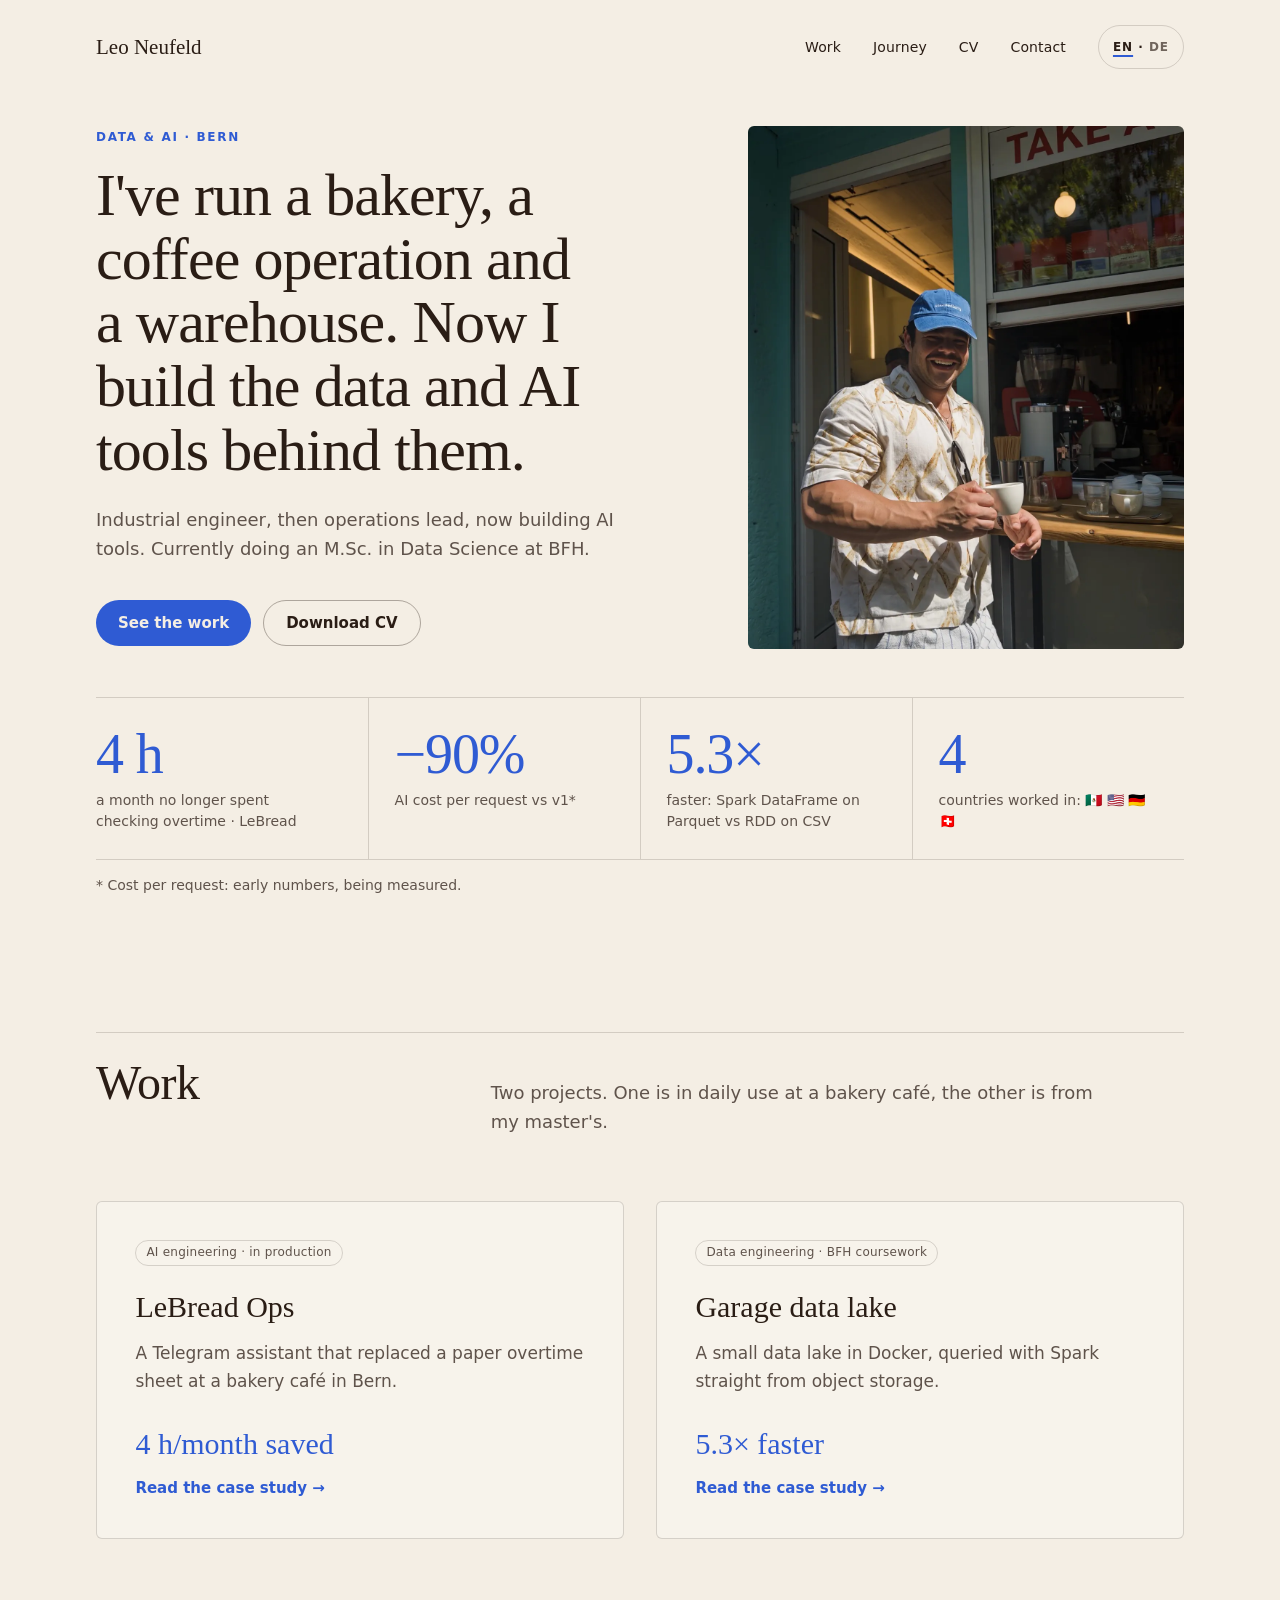
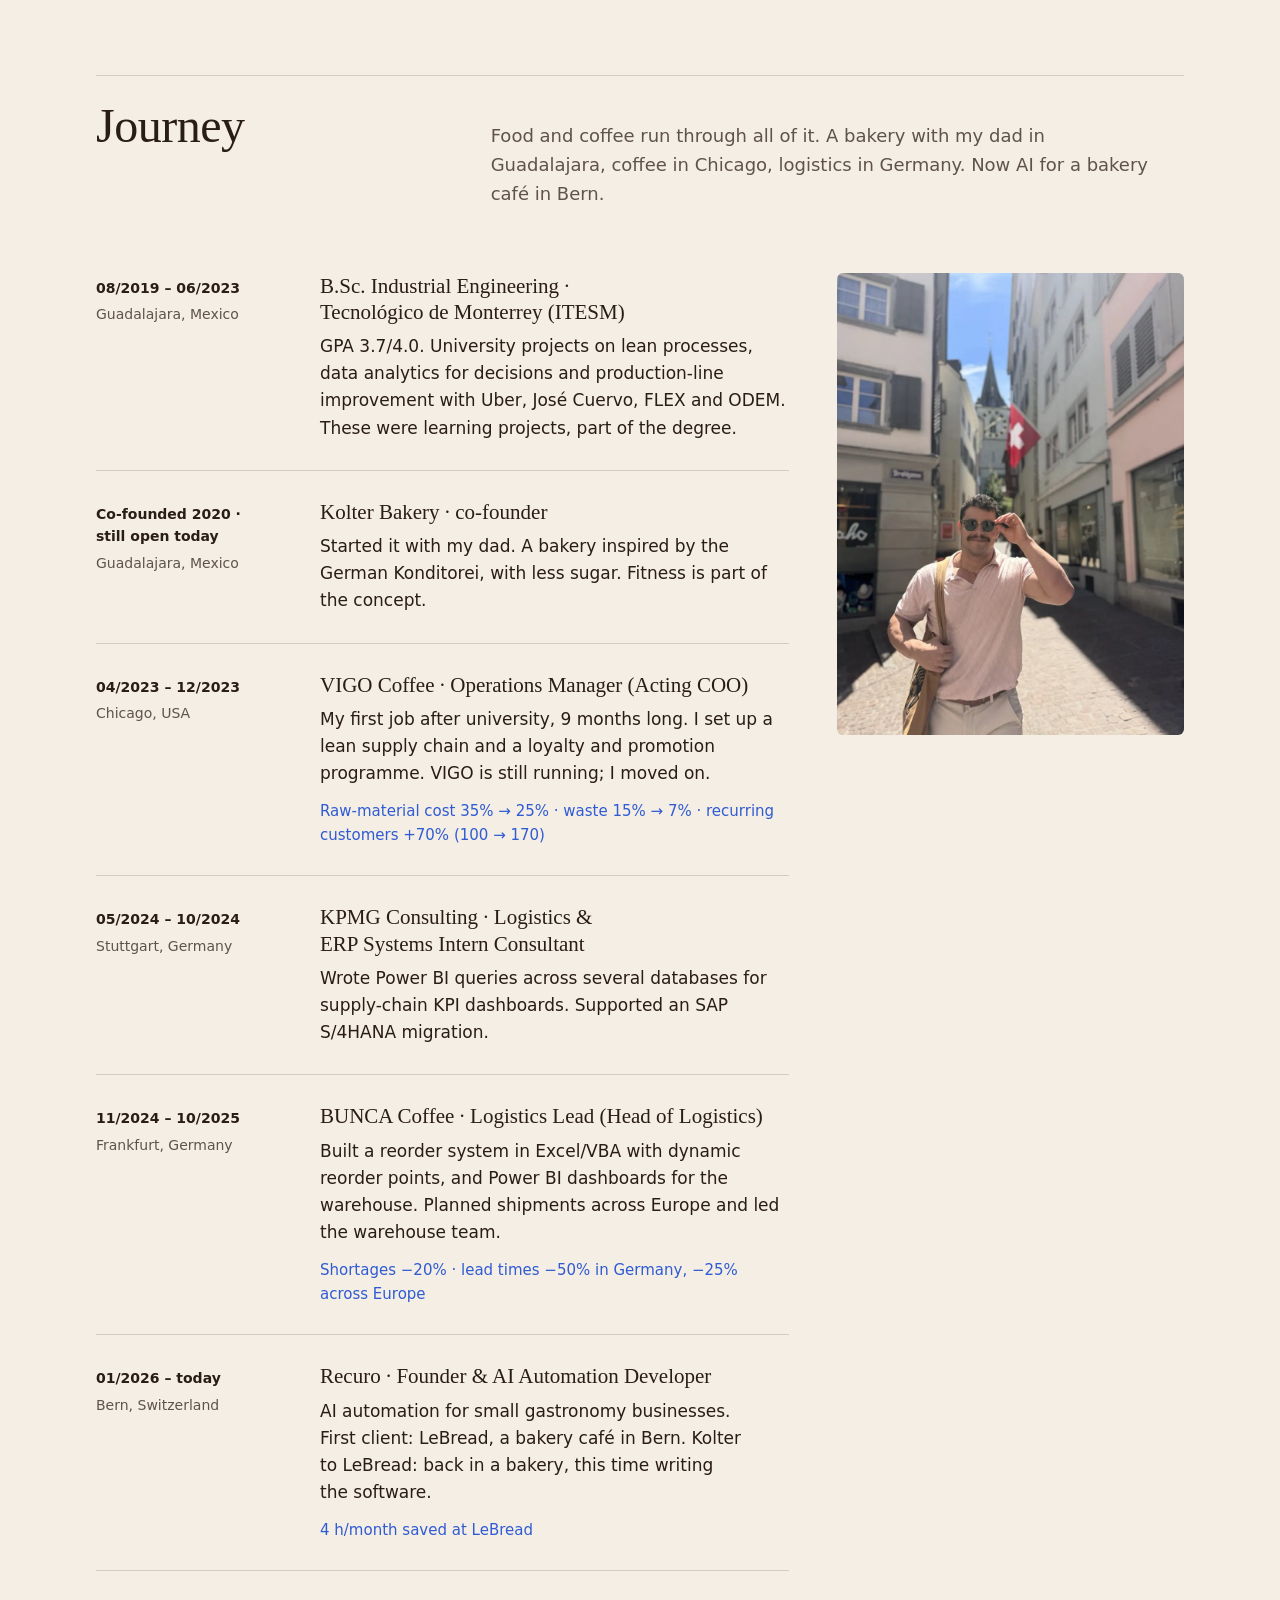
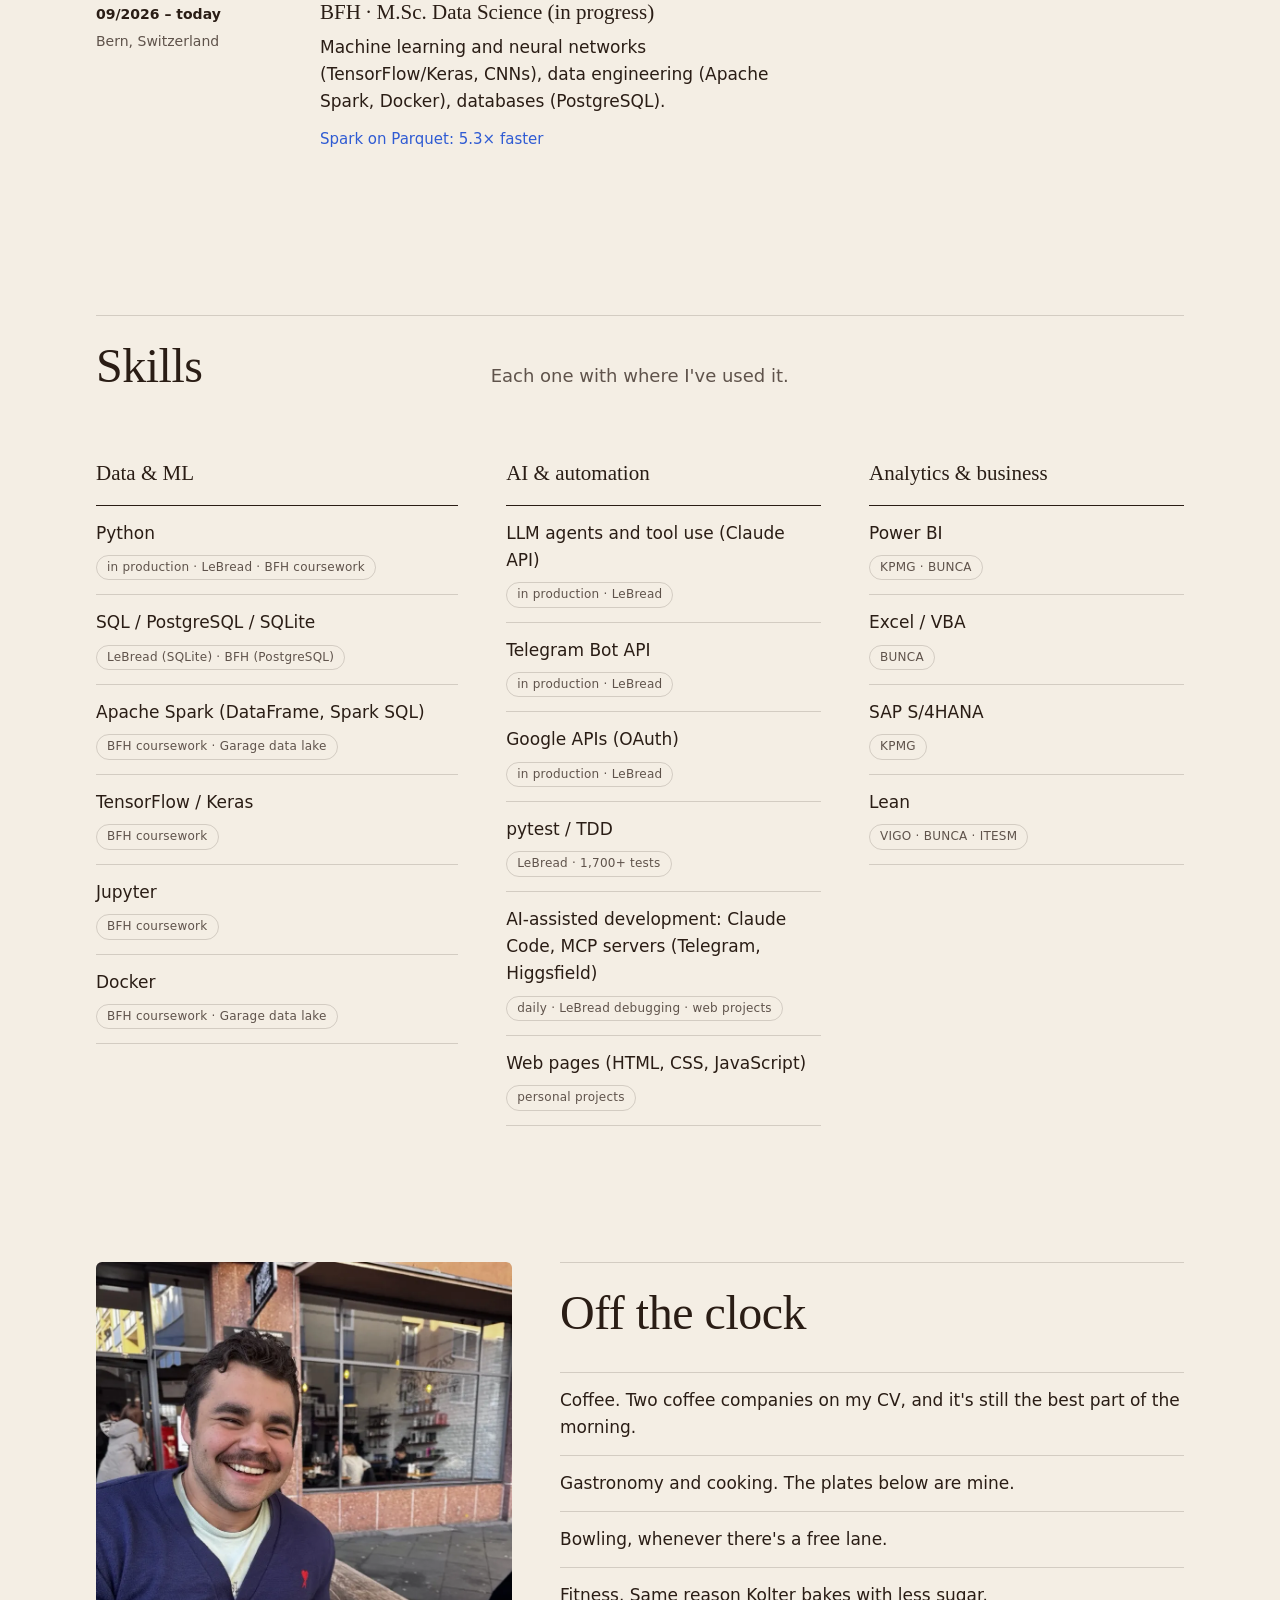
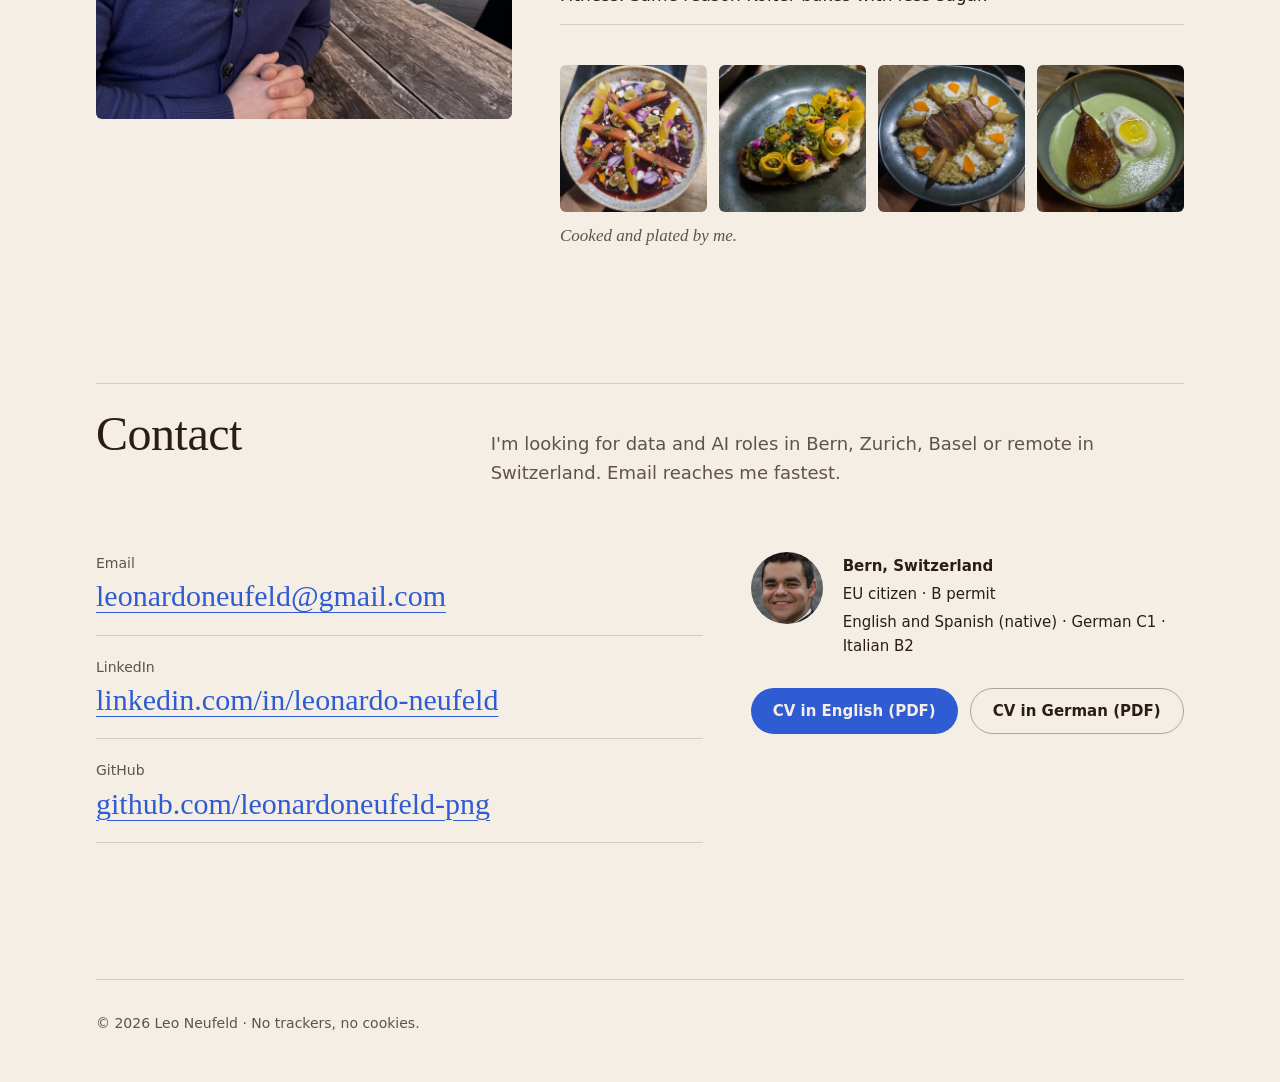
<file: index.html>
<!doctype html>
<html lang="en">
<head>
  <meta charset="utf-8">
  <meta name="viewport" content="width=device-width, initial-scale=1">
  <title data-i18n="meta.home.title">Leo Neufeld · Data &amp; AI · Bern</title>
  <meta name="description" data-i18n-content="meta.home.description" content="Industrial engineer and former operations lead who now builds data and AI tools. M.Sc. Data Science at BFH, based in Bern.">
  <meta name="theme-color" content="#F4EEE4">
  <link rel="icon" href="data:,">
  <link rel="preload" as="image" href="assets/img/hero-takeaway.webp">
  <link rel="stylesheet" href="assets/css/site.css">
  <script type="module" src="assets/js/main.js"></script>
</head>
<body>
  <a class="skip" href="#main" data-i18n="nav.skip">Skip to content</a>

  <header class="site-nav wrap">
    <a class="site-nav__name" href="index.html" data-i18n="nav.name">Leo Neufeld</a>
    <nav class="site-nav__links">
      <a href="#work" data-i18n="nav.work">Work</a>
      <a href="#journey" data-i18n="nav.journey">Journey</a>
      <a href="assets/cv/leo-neufeld-cv-en.pdf" data-cv data-i18n="nav.cv">CV</a>
      <a href="#contact" data-i18n="nav.contact">Contact</a>
    </nav>
    <button class="lang-toggle" type="button" aria-pressed="false" hidden data-i18n-aria="nav.langToggle" aria-label="EN · DE (Deutsch)"><span class="lang-toggle__en">EN</span> · <span class="lang-toggle__de">DE</span></button>
  </header>

  <main id="main">
    <section id="hero" class="hero wrap" aria-labelledby="hero-title">
      <div class="hero__text">
        <p class="kicker" data-i18n="hero.kicker">Data &amp; AI · Bern</p>
        <h1 id="hero-title" class="hero__title" data-i18n="hero.headline">I've run a bakery, a coffee operation and a warehouse. Now I build the data and AI tools behind them.</h1>
        <p class="hero__sub" data-i18n="hero.sub">Industrial engineer, then operations lead, now building AI tools. Currently doing an M.Sc. in Data Science at BFH.</p>
        <p class="hero__cta">
          <a class="btn btn--primary" href="#work" data-i18n="hero.ctaWork">See the work</a>
          <a class="btn btn--quiet" href="assets/cv/leo-neufeld-cv-en.pdf" data-cv data-i18n="hero.ctaCv">Download CV</a>
        </p>
      </div>
      <figure class="hero__photo">
        <img src="assets/img/hero-takeaway.webp" width="1200" height="1600" fetchpriority="high"
             data-i18n-alt="hero.photoAlt" alt="Leo in a blue cap at the take-away window of a café">
      </figure>
    </section>

    <section id="stats" class="wrap stats">
      <dl class="stat-row">
        <div class="stat reveal" style="--i:0"><dt class="stat__label" data-i18n="stats.hours.label">a month no longer spent checking overtime · LeBread</dt><dd class="stat__value" data-i18n="stats.hours.value">4 h</dd></div>
        <div class="stat reveal" style="--i:1"><dt class="stat__label" data-i18n="stats.cost.label">AI cost per request vs v1*</dt><dd class="stat__value" data-i18n="stats.cost.value">−90%</dd></div>
        <div class="stat reveal" style="--i:2"><dt class="stat__label" data-i18n="stats.spark.label">faster: Spark DataFrame on Parquet vs RDD on CSV</dt><dd class="stat__value" data-i18n="stats.spark.value">5.3×</dd></div>
        <div class="stat reveal" style="--i:3"><dt class="stat__label" data-i18n="stats.countries.label">countries worked in: 🇲🇽 🇺🇸 🇩🇪 🇨🇭</dt><dd class="stat__value" data-i18n="stats.countries.value">4</dd></div>
      </dl>
      <p class="footnote" data-i18n="footnote.cost">* Cost per request: early numbers, being measured.</p>
    </section>

    <section id="work" class="section wrap" aria-labelledby="work-title">
      <header class="section-head reveal">
        <h2 id="work-title" data-i18n="work.title">Work</h2>
        <p class="section-head__intro" data-i18n="work.intro">Two projects. One is in daily use at a bakery café, the other is from my master's.</p>
      </header>
      <div class="work-grid">
        <article class="card reveal" style="--i:0">
          <p class="tag" data-i18n="work.lebread.tag">AI engineering · in production</p>
          <h3 class="card__title" data-i18n="work.lebread.title">LeBread Ops</h3>
          <p class="card__hook" data-i18n="work.lebread.hook">A Telegram assistant that replaced a paper overtime sheet at a bakery café in Bern.</p>
          <p class="card__number" data-i18n="work.lebread.number">4 h/month saved</p>
          <a class="card__link" href="lebread-ops.html"><span data-i18n="work.lebread.link">Read the case study</span> <span aria-hidden="true">→</span></a>
        </article>
        <article class="card reveal" style="--i:1">
          <p class="tag" data-i18n="work.garage.tag">Data engineering · BFH coursework</p>
          <h3 class="card__title" data-i18n="work.garage.title">Garage data lake</h3>
          <p class="card__hook" data-i18n="work.garage.hook">A small data lake in Docker, queried with Spark straight from object storage.</p>
          <p class="card__number" data-i18n="work.garage.number">5.3× faster</p>
          <a class="card__link" href="garage-data-lake.html"><span data-i18n="work.garage.link">Read the case study</span> <span aria-hidden="true">→</span></a>
        </article>
      </div>
    </section>

    <section id="journey" class="section wrap" aria-labelledby="journey-title">
      <header class="section-head reveal">
        <h2 id="journey-title" data-i18n="journey.title">Journey</h2>
        <p class="section-head__intro" data-i18n="journey.intro">Food and coffee run through all of it. A bakery with my dad in Guadalajara, coffee in Chicago, logistics in Germany. Now AI for a bakery café in Bern.</p>
      </header>
      <div class="journey">
        <ol class="timeline">
          <li class="timeline__step reveal">
            <p class="timeline__meta"><span data-i18n="journey.itesm.when">08/2019 – 06/2023</span><span data-i18n="journey.itesm.place">Guadalajara, Mexico</span></p>
            <div><h3 data-i18n="journey.itesm.title">B.Sc. Industrial Engineering · Tecnológico de Monterrey (ITESM)</h3><p data-i18n="journey.itesm.what">GPA 3.7/4.0. University projects on lean processes, data analytics for decisions and production-line improvement with Uber, José Cuervo, FLEX and ODEM. These were learning projects, part of the degree.</p></div>
          </li>
          <li class="timeline__step reveal">
            <p class="timeline__meta"><span data-i18n="journey.kolter.when">Co-founded 2020 · still open today</span><span data-i18n="journey.kolter.place">Guadalajara, Mexico</span></p>
            <div><h3 data-i18n="journey.kolter.title">Kolter Bakery · co-founder</h3><p data-i18n="journey.kolter.what">Started it with my dad. A bakery inspired by the German Konditorei, with less sugar. Fitness is part of the concept.</p></div>
          </li>
          <li class="timeline__step reveal">
            <p class="timeline__meta"><span data-i18n="journey.vigo.when">04/2023 – 12/2023</span><span data-i18n="journey.vigo.place">Chicago, USA</span></p>
            <div><h3 data-i18n="journey.vigo.title">VIGO Coffee · Operations Manager (Acting COO)</h3><p data-i18n="journey.vigo.what">My first job after university, 9 months long. I set up a lean supply chain and a loyalty and promotion programme. VIGO is still running; I moved on.</p><p class="timeline__numbers" data-i18n="journey.vigo.numbers">Raw-material cost 35% → 25% · waste 15% → 7% · recurring customers +70% (100 → 170)</p></div>
          </li>
          <li class="timeline__step reveal">
            <p class="timeline__meta"><span data-i18n="journey.kpmg.when">05/2024 – 10/2024</span><span data-i18n="journey.kpmg.place">Stuttgart, Germany</span></p>
            <div><h3 data-i18n="journey.kpmg.title">KPMG Consulting · Logistics &amp; ERP Systems Intern Consultant</h3><p data-i18n="journey.kpmg.what">Wrote Power BI queries across several databases for supply-chain KPI dashboards. Supported an SAP S/4HANA migration.</p></div>
          </li>
          <li class="timeline__step reveal">
            <p class="timeline__meta"><span data-i18n="journey.bunca.when">11/2024 – 10/2025</span><span data-i18n="journey.bunca.place">Frankfurt, Germany</span></p>
            <div><h3 data-i18n="journey.bunca.title">BUNCA Coffee · Logistics Lead (Head of Logistics)</h3><p data-i18n="journey.bunca.what">Built a reorder system in Excel/VBA with dynamic reorder points, and Power BI dashboards for the warehouse. Planned shipments across Europe and led the warehouse team.</p><p class="timeline__numbers" data-i18n="journey.bunca.numbers">Shortages −20% · lead times −50% in Germany, −25% across Europe</p></div>
          </li>
          <li class="timeline__step reveal">
            <p class="timeline__meta"><span data-i18n="journey.recuro.when">01/2026 – today</span><span data-i18n="journey.recuro.place">Bern, Switzerland</span></p>
            <div><h3 data-i18n="journey.recuro.title">Recuro · Founder &amp; AI Automation Developer</h3><p data-i18n="journey.recuro.what">AI automation for small gastronomy businesses. First client: LeBread, a bakery café in Bern. Kolter to LeBread: back in a bakery, this time writing the software.</p><p class="timeline__numbers" data-i18n="journey.recuro.numbers">4 h/month saved at LeBread</p></div>
          </li>
          <li class="timeline__step reveal">
            <p class="timeline__meta"><span data-i18n="journey.bfh.when">09/2026 – today</span><span data-i18n="journey.bfh.place">Bern, Switzerland</span></p>
            <div><h3 data-i18n="journey.bfh.title">BFH · M.Sc. Data Science (in progress)</h3><p data-i18n="journey.bfh.what">Machine learning and neural networks (TensorFlow/Keras, CNNs), data engineering (Apache Spark, Docker), databases (PostgreSQL).</p><p class="timeline__numbers" data-i18n="journey.bfh.numbers">Spark on Parquet: 5.3× faster</p></div>
          </li>
        </ol>
        <figure class="journey__photo reveal">
          <img src="assets/img/journey-zurich.webp" width="900" height="1200" loading="lazy" decoding="async"
               data-i18n-alt="journey.zurichAlt" alt="Leo on a street in Zurich with a Swiss flag">
        </figure>
      </div>
    </section>

    <section id="skills" class="section wrap" aria-labelledby="skills-title">
      <header class="section-head reveal">
        <h2 id="skills-title" data-i18n="skills.title">Skills</h2>
        <p class="section-head__intro" data-i18n="skills.intro">Each one with where I've used it.</p>
      </header>
      <div class="skills">
        <div class="skills__group reveal" style="--i:0">
          <h3 data-i18n="skills.data.title">Data &amp; ML</h3>
          <ul>
            <li><span data-i18n="skills.python.name">Python</span><span class="tag" data-i18n="skills.python.where">in production · LeBread · BFH coursework</span></li>
            <li><span data-i18n="skills.sql.name">SQL / PostgreSQL / SQLite</span><span class="tag" data-i18n="skills.sql.where">LeBread (SQLite) · BFH (PostgreSQL)</span></li>
            <li><span data-i18n="skills.spark.name">Apache Spark (DataFrame, Spark SQL)</span><span class="tag" data-i18n="skills.spark.where">BFH coursework · Garage data lake</span></li>
            <li><span data-i18n="skills.tensorflow.name">TensorFlow / Keras</span><span class="tag" data-i18n="skills.tensorflow.where">BFH coursework</span></li>
            <li><span data-i18n="skills.jupyter.name">Jupyter</span><span class="tag" data-i18n="skills.jupyter.where">BFH coursework</span></li>
            <li><span data-i18n="skills.docker.name">Docker</span><span class="tag" data-i18n="skills.docker.where">BFH coursework · Garage data lake</span></li>
          </ul>
        </div>
        <div class="skills__group reveal" style="--i:1">
          <h3 data-i18n="skills.ai.title">AI &amp; automation</h3>
          <ul>
            <li><span data-i18n="skills.llm.name">LLM agents and tool use (Claude API)</span><span class="tag" data-i18n="skills.llm.where">in production · LeBread</span></li>
            <li><span data-i18n="skills.telegram.name">Telegram Bot API</span><span class="tag" data-i18n="skills.telegram.where">in production · LeBread</span></li>
            <li><span data-i18n="skills.google.name">Google APIs (OAuth)</span><span class="tag" data-i18n="skills.google.where">in production · LeBread</span></li>
            <li><span data-i18n="skills.pytest.name">pytest / TDD</span><span class="tag" data-i18n="skills.pytest.where">LeBread · 1,700+ tests</span></li>
            <li><span data-i18n="skills.aidev.name">AI-assisted development: Claude Code, MCP servers (Telegram, Higgsfield)</span><span class="tag" data-i18n="skills.aidev.where">daily · LeBread debugging · web projects</span></li>
            <li><span data-i18n="skills.web.name">Web pages (HTML, CSS, JavaScript)</span><span class="tag" data-i18n="skills.web.where">personal projects</span></li>
          </ul>
        </div>
        <div class="skills__group reveal" style="--i:2">
          <h3 data-i18n="skills.biz.title">Analytics &amp; business</h3>
          <ul>
            <li><span data-i18n="skills.powerbi.name">Power BI</span><span class="tag" data-i18n="skills.powerbi.where">KPMG · BUNCA</span></li>
            <li><span data-i18n="skills.excel.name">Excel / VBA</span><span class="tag" data-i18n="skills.excel.where">BUNCA</span></li>
            <li><span data-i18n="skills.sap.name">SAP S/4HANA</span><span class="tag" data-i18n="skills.sap.where">KPMG</span></li>
            <li><span data-i18n="skills.lean.name">Lean</span><span class="tag" data-i18n="skills.lean.where">VIGO · BUNCA · ITESM</span></li>
          </ul>
        </div>
      </div>
    </section>

    <section id="offclock" class="section wrap" aria-labelledby="offclock-title">
      <div class="offclock">
        <figure class="offclock__photo reveal">
          <img src="assets/img/offclock-cafe.webp" width="900" height="1200" loading="lazy" decoding="async"
               data-i18n-alt="offclock.photoAlt" alt="Leo in a cardigan at a café table">
        </figure>
        <div class="offclock__text">
          <h2 id="offclock-title" class="reveal" data-i18n="offclock.title">Off the clock</h2>
          <ul class="offclock__list reveal">
            <li data-i18n="offclock.coffee">Coffee. Two coffee companies on my CV, and it's still the best part of the morning.</li>
            <li data-i18n="offclock.cooking">Gastronomy and cooking. The plates below are mine.</li>
            <li data-i18n="offclock.bowling">Bowling, whenever there's a free lane.</li>
            <li data-i18n="offclock.fitness">Fitness. Same reason Kolter bakes with less sugar.</li>
          </ul>
          <figure class="dishes reveal">
            <ul>
              <li><img src="assets/img/dish-beet.webp" width="600" height="600" loading="lazy" decoding="async" data-i18n-alt="offclock.dish.beetAlt" alt="Beet and citrus salad, cooked by Leo"></li>
              <li><img src="assets/img/dish-zucchini.webp" width="600" height="600" loading="lazy" decoding="async" data-i18n-alt="offclock.dish.zucchiniAlt" alt="Zucchini roses on sourdough, cooked by Leo"></li>
              <li><img src="assets/img/dish-duck.webp" width="600" height="600" loading="lazy" decoding="async" data-i18n-alt="offclock.dish.duckAlt" alt="Duck on risotto, cooked by Leo"></li>
              <li><img src="assets/img/dish-pear.webp" width="600" height="600" loading="lazy" decoding="async" data-i18n-alt="offclock.dish.pearAlt" alt="Caramelised pear in green soup, cooked by Leo"></li>
            </ul>
            <figcaption data-i18n="offclock.dishesCaption">Cooked and plated by me.</figcaption>
          </figure>
        </div>
      </div>
    </section>

    <section id="contact" class="section wrap contact" aria-labelledby="contact-title">
      <header class="section-head reveal">
        <h2 id="contact-title" data-i18n="contact.title">Contact</h2>
        <p class="section-head__intro" data-i18n="contact.intro">I'm looking for data and AI roles in Bern, Zurich, Basel or remote in Switzerland. Email reaches me fastest.</p>
      </header>
      <div class="contact__body reveal">
        <ul class="contact__links">
          <li><span class="contact__label" data-i18n="contact.email">Email</span><a class="contact__big" href="mailto:leonardoneufeld@gmail.com">leonardoneufeld@gmail.com</a></li>
          <li><span class="contact__label" data-i18n="contact.linkedin">LinkedIn</span><a class="contact__big" href="https://www.linkedin.com/in/leonardo-neufeld" rel="me">linkedin.com/in/leonardo-neufeld</a></li>
          <li><span class="contact__label" data-i18n="contact.github">GitHub</span><a class="contact__big" href="https://github.com/leonardoneufeld-png" rel="me">github.com/leonardoneufeld-png</a></li>
        </ul>
        <div class="contact__card">
          <img class="avatar" src="assets/img/avatar.webp" width="240" height="240" loading="lazy" decoding="async"
               data-i18n-alt="contact.avatarAlt" alt="Portrait of Leo Neufeld">
          <ul class="contact__meta">
            <li data-i18n="contact.location">Bern, Switzerland</li>
            <li data-i18n="contact.status">EU citizen · B permit</li>
            <li data-i18n="contact.languages">English and Spanish (native) · German C1 · Italian B2</li>
          </ul>
          <p class="contact__cv">
            <a class="btn btn--primary" href="assets/cv/leo-neufeld-cv-en.pdf" hreflang="en" data-i18n="contact.cvEn">CV in English (PDF)</a>
            <a class="btn btn--quiet" href="assets/cv/leo-neufeld-cv-de.pdf" hreflang="de" data-i18n="contact.cvDe">CV in German (PDF)</a>
          </p>
        </div>
      </div>
    </section>
  </main>

  <footer class="site-footer wrap">
    <p data-i18n="contact.footer">© 2026 Leo Neufeld · No trackers, no cookies.</p>
  </footer>
</body>
</html>
</file>
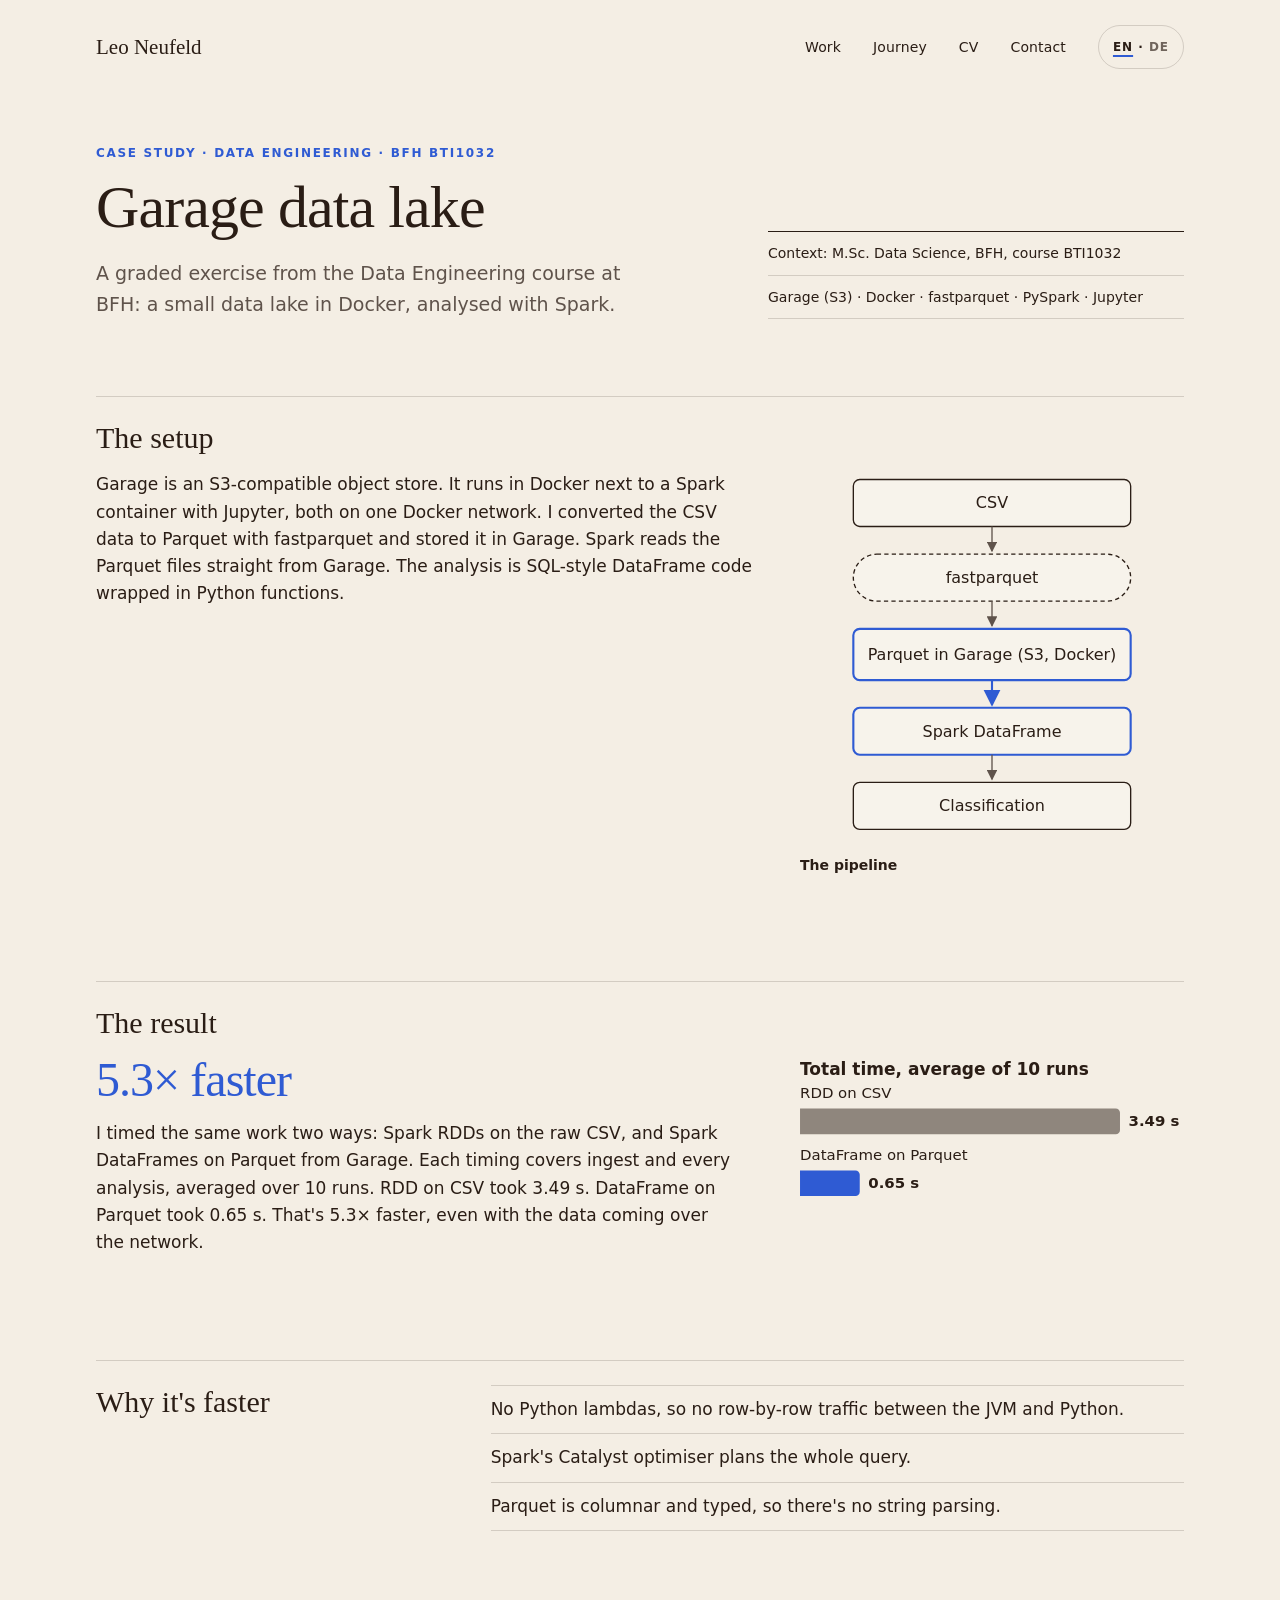
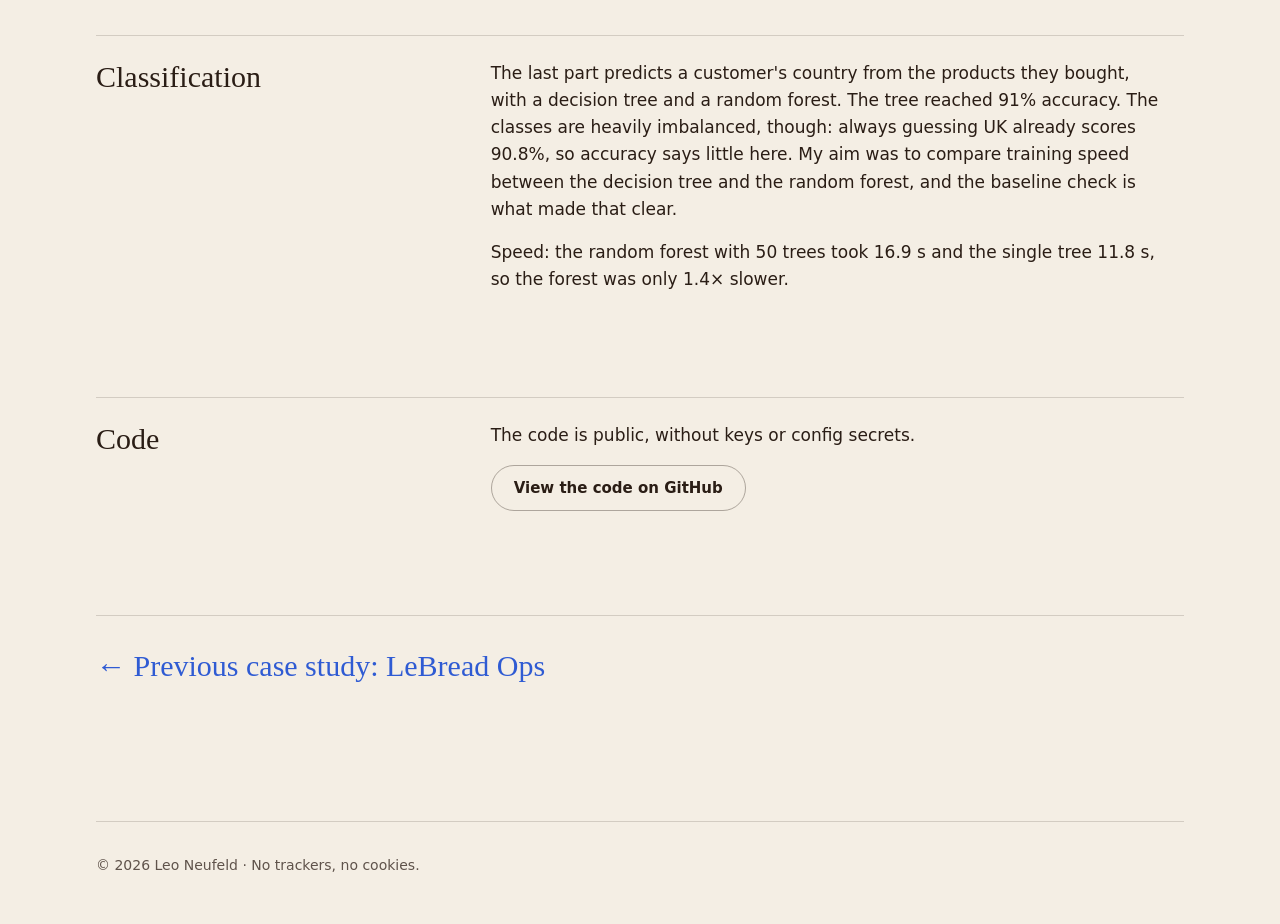
<file: garage-data-lake.html>
<!doctype html>
<html lang="en">
<head>
  <meta charset="utf-8">
  <meta name="viewport" content="width=device-width, initial-scale=1">
  <title data-i18n="meta.garage.title">Garage data lake · Case study · Leo Neufeld</title>
  <meta name="description" data-i18n-content="meta.garage.description" content="A small data lake in Docker, queried with Spark straight from object storage. DataFrame on Parquet ran 5.3× faster than RDD on CSV.">
  <meta name="theme-color" content="#F4EEE4">
  <link rel="icon" href="data:,">
  <link rel="stylesheet" href="assets/css/site.css">
  <script type="module" src="assets/js/main.js"></script>
</head>
<body>
  <a class="skip" href="#main" data-i18n="nav.skip">Skip to content</a>

  <header class="site-nav wrap">
    <a class="site-nav__name" href="index.html" data-i18n="nav.name">Leo Neufeld</a>
    <nav class="site-nav__links">
      <a href="index.html#work" data-i18n="nav.work">Work</a>
      <a href="index.html#journey" data-i18n="nav.journey">Journey</a>
      <a href="assets/cv/leo-neufeld-cv-en.pdf" data-cv data-i18n="nav.cv">CV</a>
      <a href="index.html#contact" data-i18n="nav.contact">Contact</a>
    </nav>
    <button class="lang-toggle" type="button" aria-pressed="false" hidden data-i18n-aria="nav.langToggle" aria-label="EN · DE (Deutsch)"><span class="lang-toggle__en">EN</span> · <span class="lang-toggle__de">DE</span></button>
  </header>

  <main id="main">
    <header class="case-hero wrap">
      <div>
        <p class="kicker" data-i18n="garage.kicker">Case study · Data engineering · BFH BTI1032</p>
        <h1 data-i18n="garage.title">Garage data lake</h1>
        <p class="case-hero__lede" data-i18n="garage.lede">A graded exercise from the Data Engineering course at BFH: a small data lake in Docker, analysed with Spark.</p>
      </div>
      <ul class="case-facts">
        <li data-i18n="garage.facts.context">Context: M.Sc. Data Science, BFH, course BTI1032</li>
        <li data-i18n="garage.facts.stack">Garage (S3) · Docker · fastparquet · PySpark · Jupyter</li>
      </ul>
    </header>

    <div class="wrap">
      <section class="case-block case-block--wide" aria-labelledby="setup-title">
        <h2 id="setup-title" data-i18n="garage.setup.title">The setup</h2>
        <div class="case-split">
          <div class="case-body reveal">
            <p data-i18n="garage.setup.body">Garage is an S3-compatible object store. It runs in Docker next to a Spark container with Jupyter, both on one Docker network. I converted the CSV data to Parquet with fastparquet and stored it in Garage. Spark reads the Parquet files straight from Garage. The analysis is SQL-style DataFrame code wrapped in Python functions.</p>
          </div>
          <figure class="fig reveal">
            <svg viewBox="0 0 360 344" role="img" aria-labelledby="gd-diagram-alt">
              <title id="gd-diagram-alt" data-i18n="garage.diagram.alt">Pipeline diagram: CSV is converted with fastparquet, stored as Parquet in Garage (S3, Docker), read into a Spark DataFrame and used for a classification task.</title>
              <defs>
                <marker id="gd-head" viewBox="0 0 8 8" refX="7" refY="4" markerWidth="8" markerHeight="8" orient="auto-start-reverse"><path class="d-head" d="M0 0L8 4L0 8Z"/></marker>
                <marker id="gd-head-key" viewBox="0 0 8 8" refX="7" refY="4" markerWidth="8" markerHeight="8" orient="auto-start-reverse"><path class="d-key-fill" d="M0 0L8 4L0 8Z"/></marker>
              </defs>
              <rect class="d-node" x="50" y="8" width="260" height="44" rx="6"/>
              <text x="180" y="30" text-anchor="middle" dominant-baseline="central" font-size="15" data-i18n="garage.diagram.csv">CSV</text>
              <path class="d-arrow" d="M180 52V75" marker-end="url(#gd-head)"/>

              <rect class="d-node d-tool" x="50" y="78" width="260" height="44" rx="22"/>
              <text x="180" y="100" text-anchor="middle" dominant-baseline="central" font-size="15" data-i18n="garage.diagram.fastparquet">fastparquet</text>
              <path class="d-arrow" d="M180 122V145" marker-end="url(#gd-head)"/>

              <rect class="d-node d-key" x="50" y="148" width="260" height="48" rx="6"/>
              <text x="180" y="172" text-anchor="middle" dominant-baseline="central" font-size="15" data-i18n="garage.diagram.garage">Parquet in Garage (S3, Docker)</text>
              <path class="d-arrow d-key" d="M180 196V219" marker-end="url(#gd-head-key)"/>

              <rect class="d-node d-key" x="50" y="222" width="260" height="44" rx="6"/>
              <text x="180" y="244" text-anchor="middle" dominant-baseline="central" font-size="15" data-i18n="garage.diagram.spark">Spark DataFrame</text>
              <path class="d-arrow" d="M180 266V289" marker-end="url(#gd-head)"/>

              <rect class="d-node" x="50" y="292" width="260" height="44" rx="6"/>
              <text x="180" y="314" text-anchor="middle" dominant-baseline="central" font-size="15" data-i18n="garage.diagram.classify">Classification</text>
            </svg>
            <figcaption>
              <p class="fig__title" data-i18n="garage.diagram.title">The pipeline</p>
            </figcaption>
          </figure>
        </div>
      </section>

      <section class="case-block case-block--wide" aria-labelledby="result-title">
        <h2 id="result-title" data-i18n="garage.result.title">The result</h2>
        <div class="case-split">
          <div class="case-body reveal">
            <p class="case-big" data-i18n="work.garage.number">5.3× faster</p>
            <p data-i18n="garage.result.body">I timed the same work two ways: Spark RDDs on the raw CSV, and Spark DataFrames on Parquet from Garage. Each timing covers ingest and every analysis, averaged over 10 runs. RDD on CSV took 3.49 s. DataFrame on Parquet took 0.65 s. That's 5.3× faster, even with the data coming over the network.</p>
          </div>
          <figure class="fig fig--chart reveal">
            <p class="fig__title" data-i18n="garage.chart.title">Total time, average of 10 runs</p>
            <svg viewBox="0 0 360 108" role="img" aria-labelledby="gd-chart-alt">
              <title id="gd-chart-alt" data-i18n="garage.chart.alt">Bar chart: RDD on CSV 3.49 seconds, DataFrame on Parquet 0.65 seconds, 5.3× faster.</title>
              <text x="0" y="14" font-size="14" data-i18n="garage.chart.rdd">RDD on CSV</text>
              <path class="bar-muted" d="M0 24H296A4 4 0 0 1 300 28V44A4 4 0 0 1 296 48H0Z"/>
              <text class="bar-value" x="308" y="36" dominant-baseline="central" font-size="14" data-i18n="garage.chart.rddValue">3.49 s</text>
              <text x="0" y="72" font-size="14" data-i18n="garage.chart.df">DataFrame on Parquet</text>
              <path class="bar-key" d="M0 82H52A4 4 0 0 1 56 86V102A4 4 0 0 1 52 106H0Z"/>
              <text class="bar-value" x="64" y="94" dominant-baseline="central" font-size="14" data-i18n="garage.chart.dfValue">0.65 s</text>
            </svg>
          </figure>
        </div>
      </section>

      <section class="case-block reveal" aria-labelledby="why-title">
        <h2 id="why-title" data-i18n="garage.why.title">Why it's faster</h2>
        <div class="case-body">
          <ul class="case-list">
            <li data-i18n="garage.why.lambdas">No Python lambdas, so no row-by-row traffic between the JVM and Python.</li>
            <li data-i18n="garage.why.catalyst">Spark's Catalyst optimiser plans the whole query.</li>
            <li data-i18n="garage.why.parquet">Parquet is columnar and typed, so there's no string parsing.</li>
          </ul>
        </div>
      </section>

      <section class="case-block reveal" aria-labelledby="classify-title">
        <h2 id="classify-title" data-i18n="garage.classify.title">Classification</h2>
        <div class="case-body">
          <p data-i18n="garage.classify.body">The last part predicts a customer's country from the products they bought, with a decision tree and a random forest. The tree reached 91% accuracy. The classes are heavily imbalanced, though: always guessing UK already scores 90.8%, so accuracy says little here. My aim was to compare training speed between the decision tree and the random forest, and the baseline check is what made that clear.</p>
          <p data-i18n="garage.classify.speed">Speed: the random forest with 50 trees took 16.9 s and the single tree 11.8 s, so the forest was only 1.4× slower.</p>
        </div>
      </section>

      <section id="code" class="case-block" aria-labelledby="code-title">
        <h2 id="code-title" data-i18n="garage.code.title">Code</h2>
        <div class="case-body">
          <p data-i18n="garage.code.body">The code is public, without keys or config secrets.</p>
          <p><a id="repo-link" class="btn btn--quiet" href="https://github.com/leonardoneufeld-png/garage-data-lake" data-i18n="garage.repoLink">View the code on GitHub</a></p>
        </div>
      </section>

      <p class="case-next"><a href="lebread-ops.html"><span aria-hidden="true">←</span> <span data-i18n="garage.prev">Previous case study: LeBread Ops</span></a></p>
    </div>
  </main>

  <footer class="site-footer wrap">
    <p data-i18n="contact.footer">© 2026 Leo Neufeld · No trackers, no cookies.</p>
  </footer>
</body>
</html>
</file>
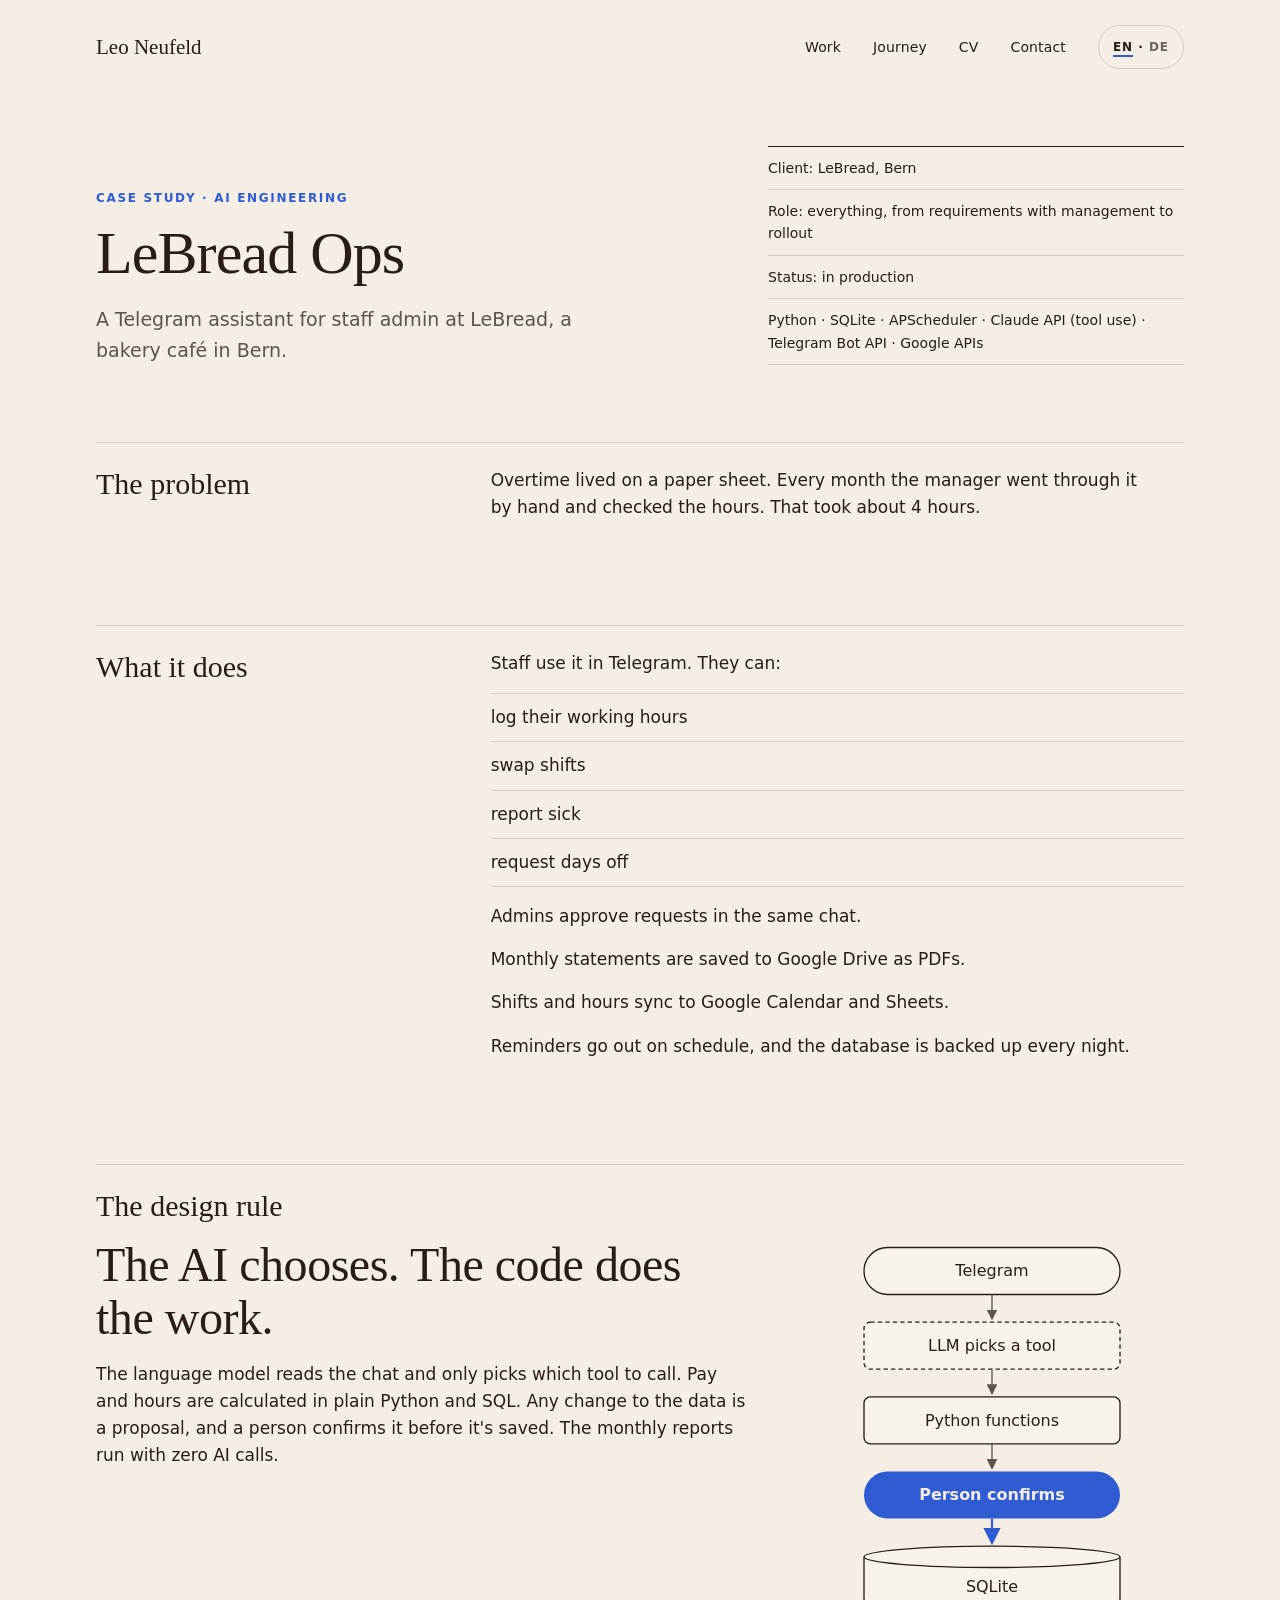
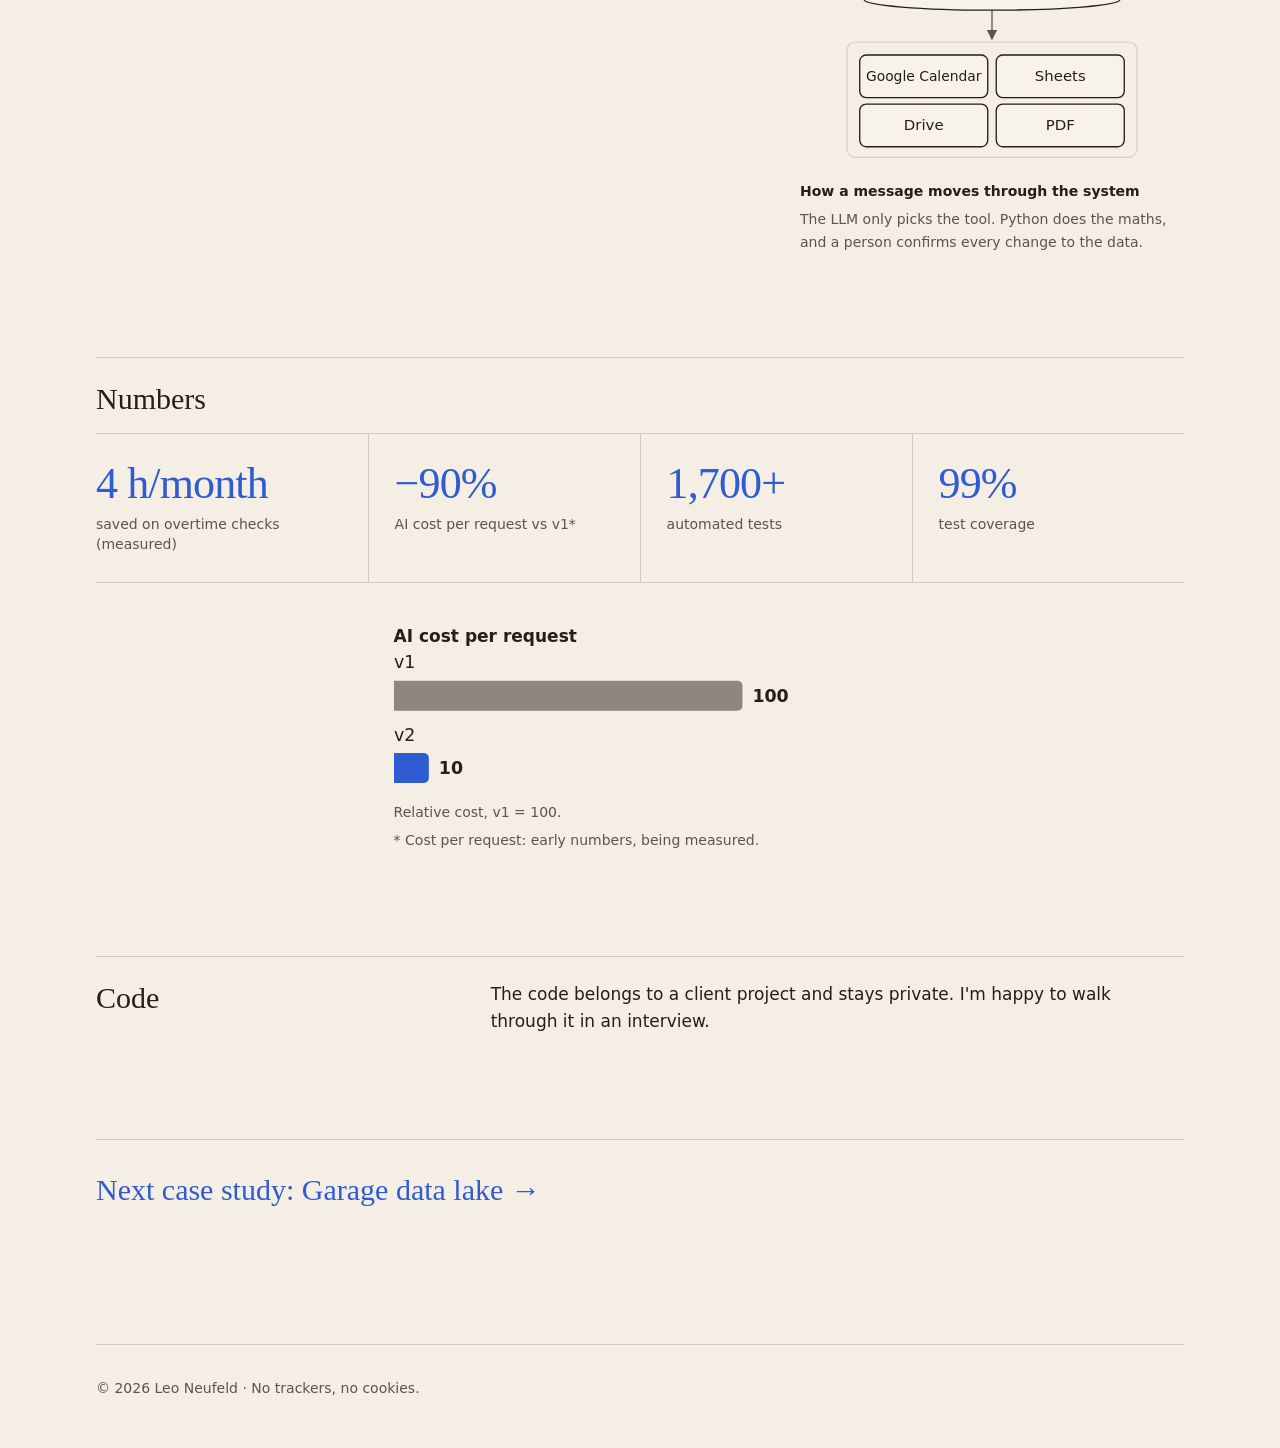
<file: lebread-ops.html>
<!doctype html>
<html lang="en">
<head>
  <meta charset="utf-8">
  <meta name="viewport" content="width=device-width, initial-scale=1">
  <title data-i18n="meta.lebread.title">LeBread Ops · Case study · Leo Neufeld</title>
  <meta name="description" data-i18n-content="meta.lebread.description" content="A Telegram assistant that replaced a paper overtime sheet at a bakery café in Bern. The AI picks the tool, plain Python does the maths.">
  <meta name="theme-color" content="#F4EEE4">
  <link rel="icon" href="data:,">
  <link rel="stylesheet" href="assets/css/site.css">
  <script type="module" src="assets/js/main.js"></script>
</head>
<body>
  <a class="skip" href="#main" data-i18n="nav.skip">Skip to content</a>

  <header class="site-nav wrap">
    <a class="site-nav__name" href="index.html" data-i18n="nav.name">Leo Neufeld</a>
    <nav class="site-nav__links">
      <a href="index.html#work" data-i18n="nav.work">Work</a>
      <a href="index.html#journey" data-i18n="nav.journey">Journey</a>
      <a href="assets/cv/leo-neufeld-cv-en.pdf" data-cv data-i18n="nav.cv">CV</a>
      <a href="index.html#contact" data-i18n="nav.contact">Contact</a>
    </nav>
    <button class="lang-toggle" type="button" aria-pressed="false" hidden data-i18n-aria="nav.langToggle" aria-label="EN · DE (Deutsch)"><span class="lang-toggle__en">EN</span> · <span class="lang-toggle__de">DE</span></button>
  </header>

  <main id="main">
    <header class="case-hero wrap">
      <div>
        <p class="kicker" data-i18n="lebread.kicker">Case study · AI engineering</p>
        <h1 data-i18n="lebread.title">LeBread Ops</h1>
        <p class="case-hero__lede" data-i18n="lebread.lede">A Telegram assistant for staff admin at LeBread, a bakery café in Bern.</p>
      </div>
      <ul class="case-facts">
        <li data-i18n="lebread.facts.client">Client: LeBread, Bern</li>
        <li data-i18n="lebread.facts.role">Role: everything, from requirements with management to rollout</li>
        <li data-i18n="lebread.facts.status">Status: in production</li>
        <li data-i18n="lebread.facts.stack">Python · SQLite · APScheduler · Claude API (tool use) · Telegram Bot API · Google APIs</li>
      </ul>
    </header>

    <div class="wrap">
      <section class="case-block reveal" aria-labelledby="problem-title">
        <h2 id="problem-title" data-i18n="lebread.problem.title">The problem</h2>
        <div class="case-body">
          <p data-i18n="lebread.problem.body">Overtime lived on a paper sheet. Every month the manager went through it by hand and checked the hours. That took about 4 hours.</p>
        </div>
      </section>

      <section class="case-block reveal" aria-labelledby="does-title">
        <h2 id="does-title" data-i18n="lebread.does.title">What it does</h2>
        <div class="case-body">
          <p data-i18n="lebread.does.intro">Staff use it in Telegram. They can:</p>
          <ul class="case-list">
            <li data-i18n="lebread.does.hours">log their working hours</li>
            <li data-i18n="lebread.does.swap">swap shifts</li>
            <li data-i18n="lebread.does.sick">report sick</li>
            <li data-i18n="lebread.does.off">request days off</li>
          </ul>
          <p data-i18n="lebread.does.approve">Admins approve requests in the same chat.</p>
          <p data-i18n="lebread.does.pdf">Monthly statements are saved to Google Drive as PDFs.</p>
          <p data-i18n="lebread.does.sync">Shifts and hours sync to Google Calendar and Sheets.</p>
          <p data-i18n="lebread.does.remind">Reminders go out on schedule, and the database is backed up every night.</p>
        </div>
      </section>

      <section class="case-block case-block--wide" aria-labelledby="design-title">
        <h2 id="design-title" data-i18n="lebread.design.title">The design rule</h2>
        <div class="case-split">
          <div class="case-body reveal">
            <p class="case-pull" data-i18n="lebread.design.line">The AI chooses. The code does the work.</p>
            <p data-i18n="lebread.design.body">The language model reads the chat and only picks which tool to call. Pay and hours are calculated in plain Python and SQL. Any change to the data is a proposal, and a person confirms it before it's saved. The monthly reports run with zero AI calls.</p>
          </div>
          <figure class="fig reveal">
            <svg viewBox="0 0 360 492" role="img" aria-labelledby="lb-diagram-alt">
              <title id="lb-diagram-alt" data-i18n="lebread.diagram.alt">Diagram: a Telegram message goes to the LLM, which picks a tool. Python functions do the work and write to SQLite, Google Calendar, Sheets, Drive and PDF. Changes to data wait until a person confirms them.</title>
              <defs>
                <marker id="lb-head" viewBox="0 0 8 8" refX="7" refY="4" markerWidth="8" markerHeight="8" orient="auto-start-reverse"><path class="d-head" d="M0 0L8 4L0 8Z"/></marker>
                <marker id="lb-head-key" viewBox="0 0 8 8" refX="7" refY="4" markerWidth="8" markerHeight="8" orient="auto-start-reverse"><path class="d-key-fill" d="M0 0L8 4L0 8Z"/></marker>
              </defs>
              <rect class="d-node" x="60" y="8" width="240" height="44" rx="22"/>
              <text x="180" y="30" text-anchor="middle" dominant-baseline="central" font-size="15" data-i18n="lebread.diagram.telegram">Telegram</text>
              <path class="d-arrow" d="M180 52V75" marker-end="url(#lb-head)"/>

              <rect class="d-node d-tool" x="60" y="78" width="240" height="44" rx="6"/>
              <text x="180" y="100" text-anchor="middle" dominant-baseline="central" font-size="15" data-i18n="lebread.diagram.llm">LLM picks a tool</text>
              <path class="d-arrow" d="M180 122V145" marker-end="url(#lb-head)"/>

              <rect class="d-node" x="60" y="148" width="240" height="44" rx="6"/>
              <text x="180" y="170" text-anchor="middle" dominant-baseline="central" font-size="15" data-i18n="lebread.diagram.python">Python functions</text>
              <path class="d-arrow" d="M180 192V215" marker-end="url(#lb-head)"/>

              <rect class="d-key-fill" x="60" y="218" width="240" height="44" rx="22"/>
              <text class="d-on-key" x="180" y="240" text-anchor="middle" dominant-baseline="central" font-size="15" data-i18n="lebread.diagram.confirm">Person confirms</text>
              <path class="d-arrow d-key" d="M180 262V285" marker-end="url(#lb-head-key)"/>

              <path class="d-node" d="M60 298a120 10 0 0 0 240 0a120 10 0 0 0 -240 0v40a120 10 0 0 0 240 0v-40"/>
              <text x="180" y="326" text-anchor="middle" dominant-baseline="central" font-size="15" data-i18n="lebread.diagram.sqlite">SQLite</text>
              <path class="d-arrow" d="M180 348V375" marker-end="url(#lb-head)"/>

              <rect class="d-group" x="44" y="378" width="272" height="108" rx="8"/>
              <rect class="d-node" x="56" y="390" width="120" height="40" rx="6"/>
              <text x="116" y="410" text-anchor="middle" dominant-baseline="central" font-size="13" data-i18n="lebread.diagram.calendar">Google Calendar</text>
              <rect class="d-node" x="184" y="390" width="120" height="40" rx="6"/>
              <text x="244" y="410" text-anchor="middle" dominant-baseline="central" font-size="14" data-i18n="lebread.diagram.sheets">Sheets</text>
              <rect class="d-node" x="56" y="436" width="120" height="40" rx="6"/>
              <text x="116" y="456" text-anchor="middle" dominant-baseline="central" font-size="14" data-i18n="lebread.diagram.drive">Drive</text>
              <rect class="d-node" x="184" y="436" width="120" height="40" rx="6"/>
              <text x="244" y="456" text-anchor="middle" dominant-baseline="central" font-size="14" data-i18n="lebread.diagram.pdf">PDF</text>
            </svg>
            <figcaption>
              <p class="fig__title" data-i18n="lebread.diagram.title">How a message moves through the system</p>
              <p data-i18n="lebread.diagram.caption">The LLM only picks the tool. Python does the maths, and a person confirms every change to the data.</p>
            </figcaption>
          </figure>
        </div>
      </section>

      <section class="case-block case-block--wide" aria-labelledby="numbers-title">
        <h2 id="numbers-title" data-i18n="lebread.numbers.title">Numbers</h2>
        <div class="case-body">
          <dl class="stat-row reveal">
            <div class="stat"><dt class="stat__label" data-i18n="lebread.num.hours.label">saved on overtime checks (measured)</dt><dd class="stat__value" data-i18n="lebread.num.hours.value">4 h/month</dd></div>
            <div class="stat"><dt class="stat__label" data-i18n="lebread.num.cost.label">AI cost per request vs v1*</dt><dd class="stat__value" data-i18n="lebread.num.cost.value">−90%</dd></div>
            <div class="stat"><dt class="stat__label" data-i18n="lebread.num.tests.label">automated tests</dt><dd class="stat__value" data-i18n="lebread.num.tests.value">1,700+</dd></div>
            <div class="stat"><dt class="stat__label" data-i18n="lebread.num.coverage.label">test coverage</dt><dd class="stat__value" data-i18n="lebread.num.coverage.value">99%</dd></div>
          </dl>
          <figure class="fig fig--chart reveal">
            <p class="fig__title" data-i18n="lebread.chart.title">AI cost per request</p>
            <svg viewBox="0 0 360 108" role="img" aria-labelledby="lb-chart-alt">
              <title id="lb-chart-alt" data-i18n="lebread.chart.alt">Bar chart: cost per request, v1 at 100 and v2 at about 10, roughly 90% lower. Early numbers.</title>
              <text x="0" y="14" font-size="14" data-i18n="lebread.chart.v1">v1</text>
              <path class="bar-muted" d="M0 24H276A4 4 0 0 1 280 28V44A4 4 0 0 1 276 48H0Z"/>
              <text class="bar-value" x="288" y="36" dominant-baseline="central" font-size="14">100</text>
              <text x="0" y="72" font-size="14" data-i18n="lebread.chart.v2">v2</text>
              <path class="bar-key" d="M0 82H24A4 4 0 0 1 28 86V102A4 4 0 0 1 24 106H0Z"/>
              <text class="bar-value" x="36" y="94" dominant-baseline="central" font-size="14">10</text>
            </svg>
            <figcaption>
              <p data-i18n="lebread.chart.note">Relative cost, v1 = 100.</p>
              <p data-i18n="footnote.cost">* Cost per request: early numbers, being measured.</p>
            </figcaption>
          </figure>
        </div>
      </section>

      <section class="case-block reveal" aria-labelledby="code-title">
        <h2 id="code-title" data-i18n="lebread.code.title">Code</h2>
        <div class="case-body">
          <p data-i18n="lebread.code.body">The code belongs to a client project and stays private. I'm happy to walk through it in an interview.</p>
        </div>
      </section>

      <p class="case-next"><a href="garage-data-lake.html"><span data-i18n="lebread.next">Next case study: Garage data lake</span> <span aria-hidden="true">→</span></a></p>
    </div>
  </main>

  <footer class="site-footer wrap">
    <p data-i18n="contact.footer">© 2026 Leo Neufeld · No trackers, no cookies.</p>
  </footer>
</body>
</html>
</file>
<file: assets/css/site.css>
/* Leo Neufeld · warm editorial. Shared by index + case studies. */
:root {
  --cream: #F4EEE4;
  --ink: #2A1D15;
  --cobalt: #2F5BD3;
  --ink-soft: color-mix(in srgb, var(--ink) 74%, var(--cream));
  --rule: color-mix(in srgb, var(--ink) 16%, transparent);
  --paper: color-mix(in srgb, var(--cream) 55%, #FBF8F3);

  --serif: Georgia, "Iowan Old Style", "Palatino Linotype", serif;
  --sans: system-ui, -apple-system, "Segoe UI", Roboto, "Helvetica Neue", sans-serif;

  /* modular scale ~1.333, fluid at the top end */
  --step--1: 0.875rem;
  --step-0: 1.0625rem;
  --step-1: 1.3125rem;
  --step-2: clamp(1.5rem, 1.2rem + 1vw, 1.875rem);
  --step-3: clamp(2rem, 1.4rem + 2.4vw, 3rem);
  --step-4: clamp(2.25rem, 1.4rem + 3.2vw, 3.75rem);

  --space-section: clamp(4.5rem, 3rem + 7vw, 8.5rem);
  --gutter: clamp(1.25rem, 0.5rem + 3.5vw, 3rem);
  --radius: 6px;
  --ease-out: cubic-bezier(0.22, 1, 0.36, 1);
}

*, *::before, *::after { box-sizing: border-box; }
html { -webkit-text-size-adjust: 100%; scroll-behavior: smooth; }
body {
  margin: 0;
  background: var(--cream);
  color: var(--ink);
  font: 400 var(--step-0)/1.6 var(--sans);
  text-rendering: optimizeLegibility;
  -webkit-font-smoothing: antialiased;
}
[hidden] { display: none !important; } /* class display rules must not un-hide (#repo-link, .btn) */
img { display: block; max-width: 100%; height: auto; }
figure { margin: 0; }
h1, h2, h3 { font-family: var(--serif); font-weight: 400; margin: 0; text-wrap: balance; }
p { margin: 0; text-wrap: pretty; }
ul, ol, dl, dd { margin: 0; padding: 0; list-style: none; }
a { color: var(--cobalt); text-underline-offset: 0.2em; text-decoration-thickness: 1px; }
a:hover { text-decoration-thickness: 2px; }
:focus-visible { outline: 2px solid var(--cobalt); outline-offset: 3px; border-radius: 2px; }

.wrap { width: 100%; max-width: 74rem; margin-inline: auto; padding-inline: var(--gutter); }

.skip {
  position: absolute; left: var(--gutter); top: -4rem; z-index: 10;
  background: var(--ink); color: var(--cream); padding: 0.5rem 0.875rem; border-radius: var(--radius);
}
.skip:focus { top: 0.75rem; }

/* ---- nav ---- */
.site-nav {
  display: flex; align-items: center; gap: 1rem clamp(0.875rem, 2.5vw, 2rem);
  padding-block: 1.5rem;
}
.site-nav__name { font: 400 var(--step-1)/1 var(--serif); color: var(--ink); text-decoration: none; }
.site-nav__links { margin-left: auto; display: flex; flex-wrap: wrap; align-items: center; row-gap: 0.25rem; gap: clamp(0.875rem, 2.5vw, 2rem); font-size: var(--step--1); }
.site-nav__links a { color: var(--ink); text-decoration: none; letter-spacing: 0.01em; display: inline-block; padding-block: 0.75rem; } /* 44px tap target */
.site-nav__links a:hover { color: var(--cobalt); }

.lang-toggle {
  font: 600 0.75rem/1 var(--sans); letter-spacing: 0.08em;
  color: var(--ink); background: transparent;
  border: 1px solid var(--rule); border-radius: 999px;
  min-height: 2.75rem; padding: 0 0.875rem; cursor: pointer; white-space: nowrap;
  transition: border-color 0.15s var(--ease-out), background-color 0.15s var(--ease-out);
}
.lang-toggle:hover { border-color: var(--ink); }
/* active language: full ink + underline; the other one recedes */
.lang-toggle span { color: color-mix(in srgb, var(--ink) 66%, var(--cream)); }
.lang-toggle[aria-pressed="false"] .lang-toggle__en,
.lang-toggle[aria-pressed="true"] .lang-toggle__de {
  color: var(--ink); text-decoration: underline; text-decoration-color: var(--cobalt);
  text-decoration-thickness: 2px; text-underline-offset: 0.3em;
}
.lang-toggle[hidden] { display: none; }

/* ---- shared bits ---- */
.kicker {
  font: 600 0.75rem/1.2 var(--sans); letter-spacing: 0.14em; text-transform: uppercase;
  color: var(--cobalt);
}
.tag {
  display: inline-block; font: 500 0.75rem/1.3 var(--sans); letter-spacing: 0.02em;
  color: var(--ink-soft); border: 1px solid var(--rule); border-radius: 999px;
  padding: 0.25rem 0.625rem;
}
.btn {
  display: inline-flex; align-items: center; justify-content: center;
  min-height: 2.875rem; padding: 0.75rem 1.375rem; border-radius: 999px;
  font: 600 0.9375rem/1.2 var(--sans); text-decoration: none; text-align: center;
  transition: transform 0.15s var(--ease-out), background-color 0.2s var(--ease-out), border-color 0.2s var(--ease-out);
}
.btn:active { transform: translateY(1px) scale(0.99); }
.btn--primary { background: var(--cobalt); color: var(--cream); }
.btn--primary:hover { background: color-mix(in srgb, var(--cobalt) 86%, var(--ink)); }
.btn--quiet { color: var(--ink); border: 1px solid color-mix(in srgb, var(--ink) 35%, transparent); }
.btn--quiet:hover { border-color: var(--ink); }
.footnote { font-size: var(--step--1); color: var(--ink-soft); }

/* ---- hero ---- */
.hero {
  display: grid; gap: clamp(2rem, 5vw, 4.5rem); align-items: center;
  grid-template-columns: minmax(0, 1.35fr) minmax(0, 1fr);
  padding-block: clamp(1rem, 2.5vw, 2rem) clamp(2.5rem, 4vw, 3rem);
}
.hero__title { font-size: var(--step-4); line-height: 1.06; letter-spacing: -0.015em; margin-top: 1.25rem; max-width: 18ch; }
.hero__sub { margin-top: 1.5rem; max-width: 46ch; color: var(--ink-soft); font-size: 1.125rem; }
.hero__cta { display: flex; flex-wrap: wrap; gap: 0.75rem; margin-top: 2.25rem; }
.hero__photo img {
  width: 100%; aspect-ratio: 5 / 6; max-height: 34rem; object-fit: cover; object-position: 50% 30%;
  border-radius: var(--radius);
}

/* ---- numbers ---- */
.stats { padding-bottom: var(--space-section); }
.stat-row {
  display: grid; grid-template-columns: repeat(4, minmax(0, 1fr));
  border-top: 1px solid var(--rule); border-bottom: 1px solid var(--rule);
}
.stat {
  display: flex; flex-direction: column-reverse; justify-content: flex-end; gap: 0.5rem;
  padding: 1.75rem clamp(1rem, 2vw, 1.75rem) 1.75rem 0;
}
.stat + .stat { padding-left: clamp(1rem, 2vw, 1.75rem); border-left: 1px solid var(--rule); }
.stat__value { font: 400 clamp(2.5rem, 2rem + 2vw, 3.5rem)/1 var(--serif); color: var(--cobalt); letter-spacing: -0.02em; }
.stat__label { font-size: var(--step--1); line-height: 1.45; color: var(--ink-soft); max-width: 24ch; }
.stats .footnote { margin-top: 0.875rem; }

/* ---- sections ---- */
.section { padding-bottom: var(--space-section); }
.section-head {
  display: grid; grid-template-columns: minmax(0, 1fr) minmax(0, 2fr); gap: 1rem var(--gutter);
  align-items: baseline;
  border-top: 1px solid var(--rule); padding-top: 1.5rem; margin-bottom: clamp(2.5rem, 5vw, 4rem);
}
.section-head h2, .offclock h2 { font-size: var(--step-3); line-height: 1.1; letter-spacing: -0.01em; }
.section-head__intro { font-size: 1.125rem; color: var(--ink-soft); max-width: 58ch; }

/* ---- work ---- */
.work-grid { display: grid; grid-template-columns: repeat(2, minmax(0, 1fr)); gap: clamp(1rem, 2.5vw, 2rem); }
.card {
  position: relative; display: flex; flex-direction: column; gap: 1rem;
  padding: clamp(1.5rem, 3vw, 2.5rem);
  background: var(--paper); border: 1px solid var(--rule); border-radius: var(--radius);
  transition: border-color 0.2s var(--ease-out), transform 0.3s var(--ease-out);
}
.card:hover { border-color: color-mix(in srgb, var(--ink) 40%, transparent); transform: translateY(-2px); }
.card .tag { align-self: flex-start; }
.card__title { font-size: var(--step-2); line-height: 1.15; margin-top: 0.5rem; }
.card__hook { color: var(--ink-soft); max-width: 42ch; }
.card__number { font: 400 var(--step-2)/1.1 var(--serif); color: var(--cobalt); margin-top: auto; padding-top: 1rem; }
.card__link { font-weight: 600; font-size: 0.9375rem; text-decoration: none; }
.card__link::after { content: ""; position: absolute; inset: 0; border-radius: inherit; }
.card:focus-within { outline: 2px solid var(--cobalt); outline-offset: 3px; }
.card__link:focus-visible { outline: none; }

/* ---- journey ---- */
.journey { display: grid; grid-template-columns: minmax(0, 2fr) minmax(0, 1fr); gap: var(--gutter); align-items: start; }
.timeline__step {
  display: grid; grid-template-columns: minmax(0, 11rem) minmax(0, 1fr); gap: 0.5rem var(--gutter);
  padding-block: 1.75rem; border-top: 1px solid var(--rule);
}
.timeline__step:first-child { border-top: 0; padding-top: 0; }
.timeline__meta { display: flex; flex-direction: column; gap: 0.25rem; font-size: var(--step--1); color: var(--ink-soft); padding-top: 0.25rem; }
.timeline__meta span:first-child { color: var(--ink); font-weight: 600; font-variant-numeric: tabular-nums; }
.timeline h3 { font-size: var(--step-1); line-height: 1.25; margin-bottom: 0.5rem; }
.timeline p:not(.timeline__meta) { max-width: 60ch; }
.timeline__numbers { margin-top: 0.75rem; font-size: 0.9375rem; color: var(--cobalt); font-weight: 500; }
.journey__photo { position: sticky; top: 2rem; }
.journey__photo img { width: 100%; aspect-ratio: 3 / 4; object-fit: cover; border-radius: var(--radius); }

/* ---- skills ---- */
.skills { display: grid; grid-template-columns: 1.15fr 1fr 1fr; gap: var(--gutter); }
.skills h3 { font-size: var(--step-1); padding-bottom: 0.875rem; border-bottom: 1px solid var(--ink); }
.skills li { display: flex; flex-direction: column; align-items: flex-start; gap: 0.5rem; padding-block: 0.875rem; border-bottom: 1px solid var(--rule); }

/* ---- off the clock ---- */
.offclock { display: grid; grid-template-columns: minmax(0, 0.8fr) minmax(0, 1.2fr); gap: var(--gutter); align-items: start; }
/* source clips the cup at the bottom edge: crop it out entirely, keep face and hands */
.offclock__photo img { width: 100%; aspect-ratio: 10 / 11; object-fit: cover; object-position: 30% 0%; border-radius: var(--radius); }
.offclock__text { padding-top: 1.5rem; border-top: 1px solid var(--rule); }
.offclock__list { margin-top: 2rem; }
.offclock__list li { padding-block: 0.875rem; border-bottom: 1px solid var(--rule); }
.offclock__list li:first-child { border-top: 1px solid var(--rule); }
.dishes { margin-top: 2.5rem; }
.dishes ul { display: grid; grid-template-columns: repeat(4, minmax(0, 1fr)); gap: 0.75rem; }
.dishes img { width: 100%; aspect-ratio: 1; object-fit: cover; border-radius: var(--radius); }
.dishes figcaption { margin-top: 0.75rem; font: italic 400 var(--step-0)/1.4 var(--serif); color: var(--ink-soft); }

/* ---- contact ---- */
.contact__body { display: grid; grid-template-columns: minmax(0, 1.4fr) minmax(0, 1fr); gap: var(--gutter); align-items: start; }
.contact__links li { padding-block: 1.25rem; border-bottom: 1px solid var(--rule); }
.contact__links li:first-child { padding-top: 0; }
.contact__label { display: block; font-size: var(--step--1); color: var(--ink-soft); margin-bottom: 0.25rem; }
.contact__big { font: 400 var(--step-2)/1.2 var(--serif); overflow-wrap: anywhere; }
.contact__card { display: grid; grid-template-columns: 4.5rem minmax(0, 1fr); gap: 1.25rem; align-items: start; }
.avatar { width: 4.5rem; height: 4.5rem; border-radius: 50%; object-fit: cover; }
.contact__meta li { font-size: 0.9375rem; padding-block: 0.125rem; }
.contact__meta li:first-child { font-weight: 600; }
.contact__cv { grid-column: 1 / -1; display: flex; flex-wrap: wrap; gap: 0.75rem; margin-top: 0.5rem; }

.site-footer { padding-bottom: 3rem; font-size: var(--step--1); color: var(--ink-soft); }
.site-footer p { padding-top: 2rem; border-top: 1px solid var(--rule); }

/* ======== case studies (lebread-ops.html, garage-data-lake.html) ======== */
.case-hero {
  display: grid; grid-template-columns: minmax(0, 1.5fr) minmax(0, 1fr); gap: 2rem var(--gutter); align-items: end;
  padding-block: clamp(1.5rem, 4vw, 3.5rem) clamp(3rem, 6vw, 5rem);
}
.case-hero h1 { font-size: var(--step-4); line-height: 1.04; letter-spacing: -0.015em; margin-top: 1rem; }
.case-hero__lede { margin-top: 1.25rem; font-size: 1.1875rem; color: var(--ink-soft); max-width: 44ch; }
.case-facts { font-size: var(--step--1); border-top: 1px solid var(--ink); }
.case-facts li { padding-block: 0.625rem; border-bottom: 1px solid var(--rule); }

.case-block {
  display: grid; grid-template-columns: minmax(0, 1fr) minmax(0, 2fr); gap: 1rem var(--gutter);
  border-top: 1px solid var(--rule); padding-top: 1.5rem; margin-bottom: clamp(3.5rem, 2.5rem + 5vw, 6.5rem);
}
.case-block > h2 { font-size: var(--step-2); line-height: 1.15; }
.case-block--wide > :not(h2) { grid-column: 1 / -1; }
.case-body > * + * { margin-top: 1rem; }
.case-body > .fig--chart { margin-top: 2.5rem; }
.case-body p { max-width: 62ch; }
.case-list li { padding-block: 0.625rem; border-bottom: 1px solid var(--rule); }
.case-list li:first-child { border-top: 1px solid var(--rule); }
.case-pull { font: 400 var(--step-3)/1.1 var(--serif); letter-spacing: -0.01em; max-width: 20ch; }
.case-body .stat__value { font-size: clamp(2rem, 1.5rem + 1.6vw, 2.75rem); white-space: nowrap; }
.case-big { font: 400 var(--step-3)/1 var(--serif); color: var(--cobalt); letter-spacing: -0.02em; }
/* Georgia has old-style figures only (ignores lnum); Iowan/Charter honour it. shortcut: Windows still falls back to Georgia, self-host a face if that matters */
.stat__value, .card__number, .case-big { font-family: "Iowan Old Style", Charter, var(--serif); font-variant-numeric: lining-nums tabular-nums; }

/* text + figure side by side; stacks on phones */
.case-split { display: grid; grid-template-columns: minmax(0, 1fr) minmax(0, 24rem); gap: 2rem var(--gutter); align-items: start; }

.fig { max-width: 24rem; }
.fig svg { display: block; width: 100%; height: auto; overflow: visible; }
.fig text { font-family: var(--sans); fill: var(--ink); }
.fig figcaption { margin-top: 1rem; font-size: var(--step--1); color: var(--ink-soft); }
.fig figcaption > * + * { margin-top: 0.375rem; }
.fig__title { font-weight: 600; color: var(--ink); }

.d-node { fill: var(--paper); stroke: var(--ink); stroke-width: 1.25; }
.d-tool { stroke-dasharray: 4 3; }
.d-group { fill: none; stroke: var(--rule); stroke-width: 1; }
.d-arrow { stroke: var(--ink-soft); stroke-width: 1.25; fill: none; }
.d-head { fill: var(--ink-soft); }
.d-key { stroke: var(--cobalt); stroke-width: 2; }
.d-key-fill { fill: var(--cobalt); }
.fig text.d-on-key { fill: var(--cream); font-weight: 600; }

.bar-muted { fill: color-mix(in srgb, var(--ink) 50%, var(--cream)); }
.bar-key { fill: var(--cobalt); }
.fig text.bar-value { font-weight: 600; font-variant-numeric: tabular-nums; }

.case-next { border-top: 1px solid var(--rule); padding-block: 2rem var(--space-section); }
.case-next a { font: 400 var(--step-2)/1.2 var(--serif); text-decoration: none; }
.case-next a:hover [data-i18n] { text-decoration: underline; }

/* chart sits under the −90% stat it explains (2nd of 4 columns, same inner padding) instead of hugging the left edge */
@media (min-width: 761px) {
  .case-block--wide .case-body > .fig--chart { margin-left: calc(25% + clamp(1rem, 2vw, 1.75rem)); max-width: 28rem; }
}
@media (max-width: 760px) {
  .case-hero, .case-block, .case-split { grid-template-columns: 1fr; }
  .fig { max-width: 26rem; }
}

/* ---- motion: only when JS opted in (html.motion) and the user allows it ---- */
@media (prefers-reduced-motion: no-preference) {
  .motion .reveal { opacity: 0; transform: translateY(16px); }
  .motion .reveal.is-in {
    opacity: 1; transform: none;
    transition: opacity 0.6s var(--ease-out), transform 0.7s var(--ease-out);
    transition-delay: calc(var(--i, 0) * 70ms);
  }
}
@media (prefers-reduced-motion: reduce) {
  html { scroll-behavior: auto; }
  *, *::before, *::after { transition: none !important; animation: none !important; }
}

/* ---- responsive ---- */
@media (max-width: 960px) {
  .skills { grid-template-columns: 1fr 1fr; }
  .skills__group:first-child { grid-column: 1 / -1; }
  .journey { grid-template-columns: 1fr; }
  .journey__photo { position: static; order: -1; }
  .journey__photo img { aspect-ratio: 4 / 3; object-position: 50% 62%; }
}
@media (max-width: 760px) {
  .hero, .offclock, .contact__body, .work-grid, .section-head { grid-template-columns: 1fr; }
  .hero__photo { max-width: 26rem; }
  .stat-row { grid-template-columns: 1fr 1fr; }
  .stat, .stat + .stat { padding: 1.25rem 1rem 1.25rem 0; border-left: 0; }
  .stat:nth-child(even) { padding-left: 1rem; border-left: 1px solid var(--rule); }
  .stat:nth-child(n+3) { border-top: 1px solid var(--rule); }
  .skills { grid-template-columns: 1fr; }
  .timeline__step { grid-template-columns: 1fr; }
  .site-nav { flex-wrap: wrap; padding-block: 1rem 0.5rem; }
  .site-nav .lang-toggle { margin-left: auto; }
  .site-nav__links { order: 3; width: 100%; margin-left: 0; }
}
@media (max-width: 480px) {
  .site-nav__links { gap: 0.875rem; }
  .dishes ul { grid-template-columns: repeat(2, minmax(0, 1fr)); }
}
</file>
